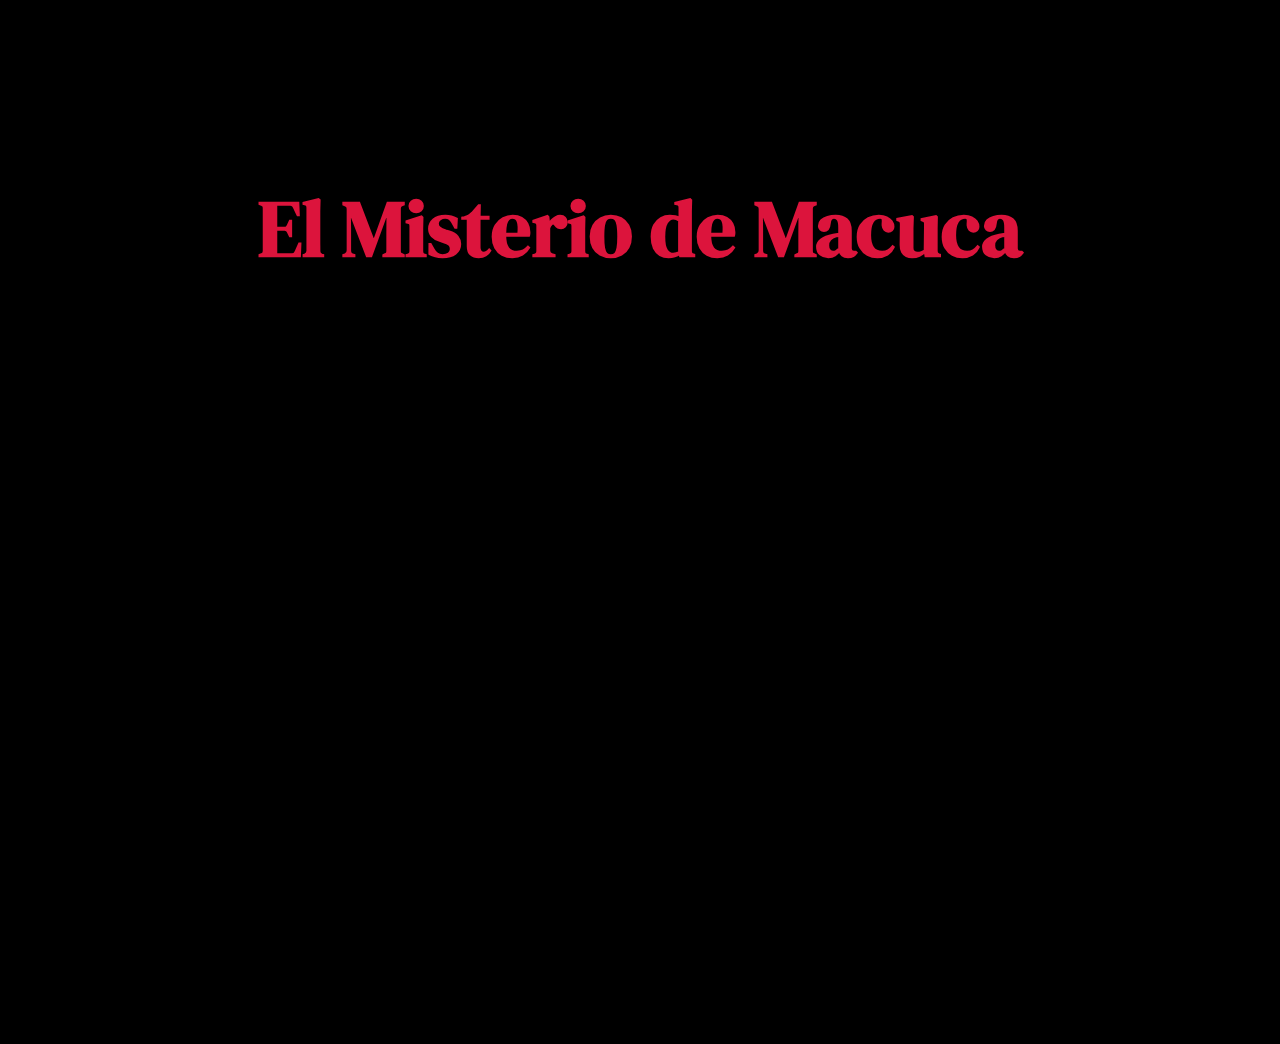
<file: index.html>
<!DOCTYPE html>
<html lang="es">
<head>
    <meta charset="UTF-8">
    <meta http-equiv="X-UA-Compatible" content="IE=edge">
    <meta name="viewport" content="width=device-width, initial-scale=1.0">
    <title>Sigma Escapes | El Misterio de Macuca</title>
    <link rel="stylesheet" href="estilos.css">
</head>
<body>
    <header>
        <nav>
            <ul>
                <li>
                    <a href="index.html">
                        <img src="./img/logoFondoNegro.png" alt="Logo Sigma Escapes" class="Logo">
                    </a>
                </li>
                <ul class="navegacion">
                    <li><a href="index.html">Inicio</a></li>
                    <li><a href="macuca.html">Sala de Escape</a></li>
                    <li><a href="juego.html">Juego</a></li>
                    <li><a href="spotify.html" target="_blank">Spotify</a></li>
                    <li><a href="contacto.html">Contactanos</a></li>
                    <li><a href="nosotros.html">Nosotros</a></li>
                    <li><a href="MACUCA_ENTREGA_FINAL.pdf" target="_blank">Documentación de desarrollo</a></li>
                </ul>
                <li class="boton">
                    <div class="dropdown">
                        <button class="dropbtn">Opciones</button>
                        <div class="dropdown-content">
                          <a href="index.html">Inicio</a>
                          <a href="macuca.html">Sala de Escape</a>
                          <a href="juego.html">Juego</a>
                          <a href="spotify.html" target="_blank">Spotify</a>
                          <a href="contacto.html">Contactanos</a>
                          <a href="nosotros.html">Nosotros</a>
                          <a href="MACUCA_ENTREGA_FINAL.pdf" target="_blank">Documentación de desarrollo</a>
                        </div>
                    </div>
                </li>
            </ul>
        </nav>
    </header>
    <h1>El Misterio de Macuca</h1>
    <main class="index-content">
        <p>El famoso cantante Macuca fue encontrado sin vida en su camerino, justo después de finalizar su más esperado concierto. La escena dejó perplejos a todos: la puerta cerrada desde adentro, ningún signo de forcejeo, y un silencio inquietante donde antes reinaban los aplausos. La policía, desconcertada ante las escasas pistas, ha decidido recurrir a vuestra ayuda.

            ¿Serán capaces de analizar los indicios, interrogar a los sospechosos y desentrañar la verdad detrás de este crimen aparentemente imposible? ¿Lograrán arrojar luz sobre el oscuro secreto que se oculta tras bambalinas y llevar al asesino ante la justicia?
            
            ¿O permitirán que el culpable escape en las sombras, dejando este caso sin resolver y el nombre de Macuca manchado por siempre? La investigación comienza ahora. Cada decisión cuenta. ¿Están listos para enfrentarse al misterio?
        </p>
        <img src="./img/macucaaa.png" alt="Silueta de persona sentada en un escenario oscuro, referencia al misterio" class="referencia">
    </main>
    <footer>
        <p>
            <h3>Creado por: Sigma Escapes</h3>
            <p>Grupo creador: Araceli Galloro, Ayrton Da Silva, Cristofher Chirinos, Eros Miranda, Joaquin Almaraz, Joaquin Sasiaimbarrena, Luca Brioschi, Luciana Cristoforo, Mateo Mangione, Pedro Rapela, Ramiro Rios, Rubi Rendon, Valentino Peralta</p>
            <p><a href="https://www.instagram.com/sigmaescapes/" target="_blank">Instagram: SigmaEscapes</a></p>
        </p>
    </footer>
</body>
</html>
</file>
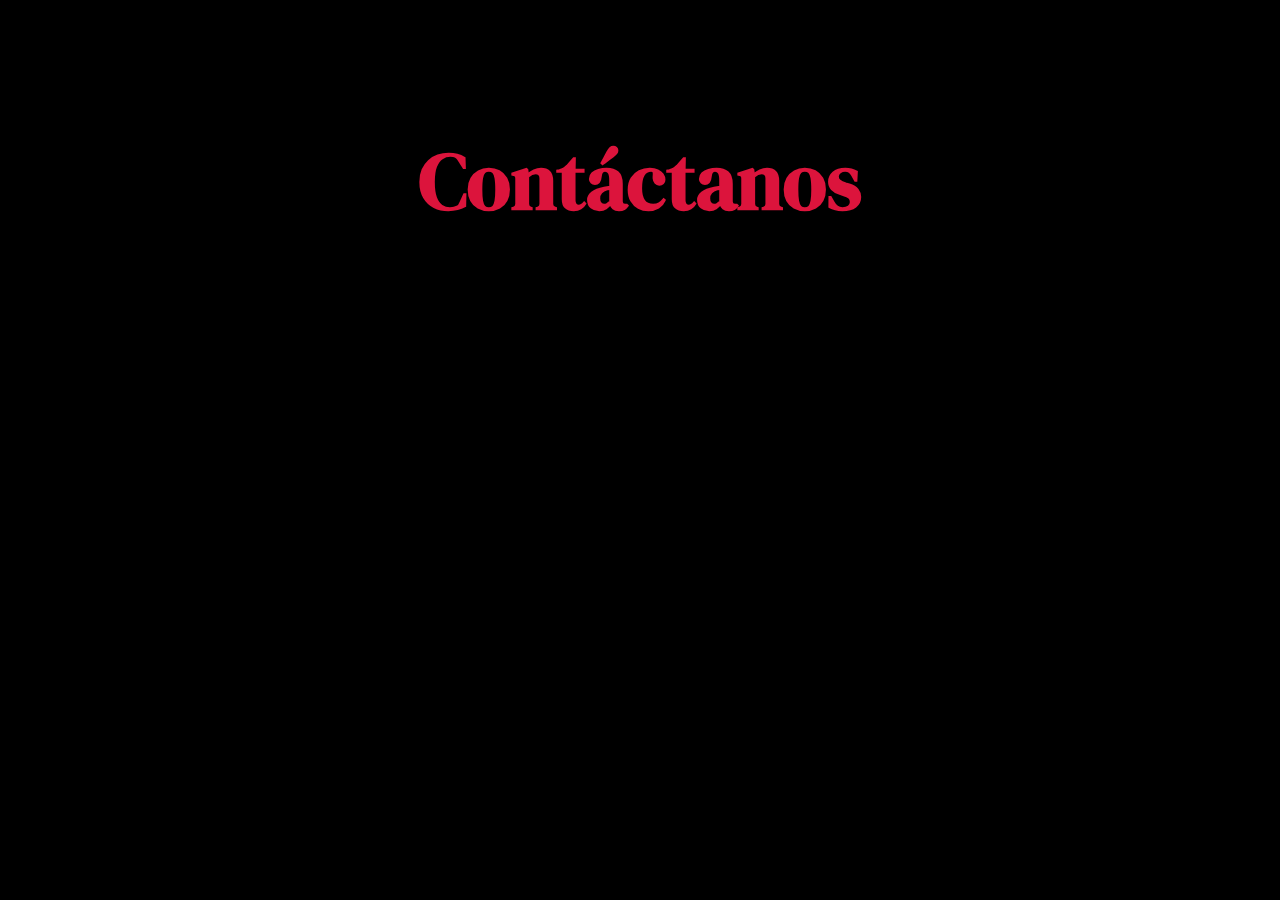
<file: contacto.html>
<!doctype html>
<html lang="es">
<head>
    <meta charset="UTF-8">
    <meta http-equiv="X-UA-Compatible" content="IE=edge">
    <meta name="viewport" content="width=device-width, initial-scale=1.0">
    <title>Sigma Escapes | El Caso Macuca</title>
    <link rel="stylesheet" href="estilos.css">
</head>
<body>
    <header>
        <nav>
            <ul>
                <li>
                    <a href="index.html">
                        <img src="./img/logoFondoNegro.png" alt="Logo Sigma Escapes" class="Logo">
                    </a>
                </li>
                <ul class="navegacion">
                    <li><a href="index.html">Inicio</a></li>
                    <li><a href="macuca.html">Sala de Escape</a></li>
                    <li><a href="contacto.html">Contactanos</a></li>
                    <li><a href="nosotros.html">Nosotros</a></li>
                    <li><a href="Reporte.pdf" target="_blank">Documentación de desarrollo</a></li>
                </ul>
                <li class="boton">
                    <div class="dropdown">
                        <button class="dropbtn">Opciones</button>
                        <div class="dropdown-content">
                          <a href="index.html">Inicio</a>
                          <a href="macuca.html">Sala de Escape</a>
                          <a href="contacto.html">Contactanos</a>
                          <a href="nosotros.html">Nosotros</a>
                          <a href="Reporte.pdf" target="_blank">Documentación de desarrollo</a>
                        </div>
                      </div>
                </li>
            </ul>
        </nav>
    </header>
    <h1>Contáctanos</h1>
    <form id="contactForm">
        <label for="name">Nombre:</label><br>
        <input type="text" id="name" required><br><br>
        
        <label for="email">Email:</label><br>
        <input type="email" id="email" required><br><br>
        
        <label for="message">Mensaje:</label><br>
        <textarea id="message" rows="6" required></textarea><br><br>
        
        <button type="submit">Enviar por correo</button>
    </form>

    <script src="script.js"> </script>
</body>
</html>
</file>
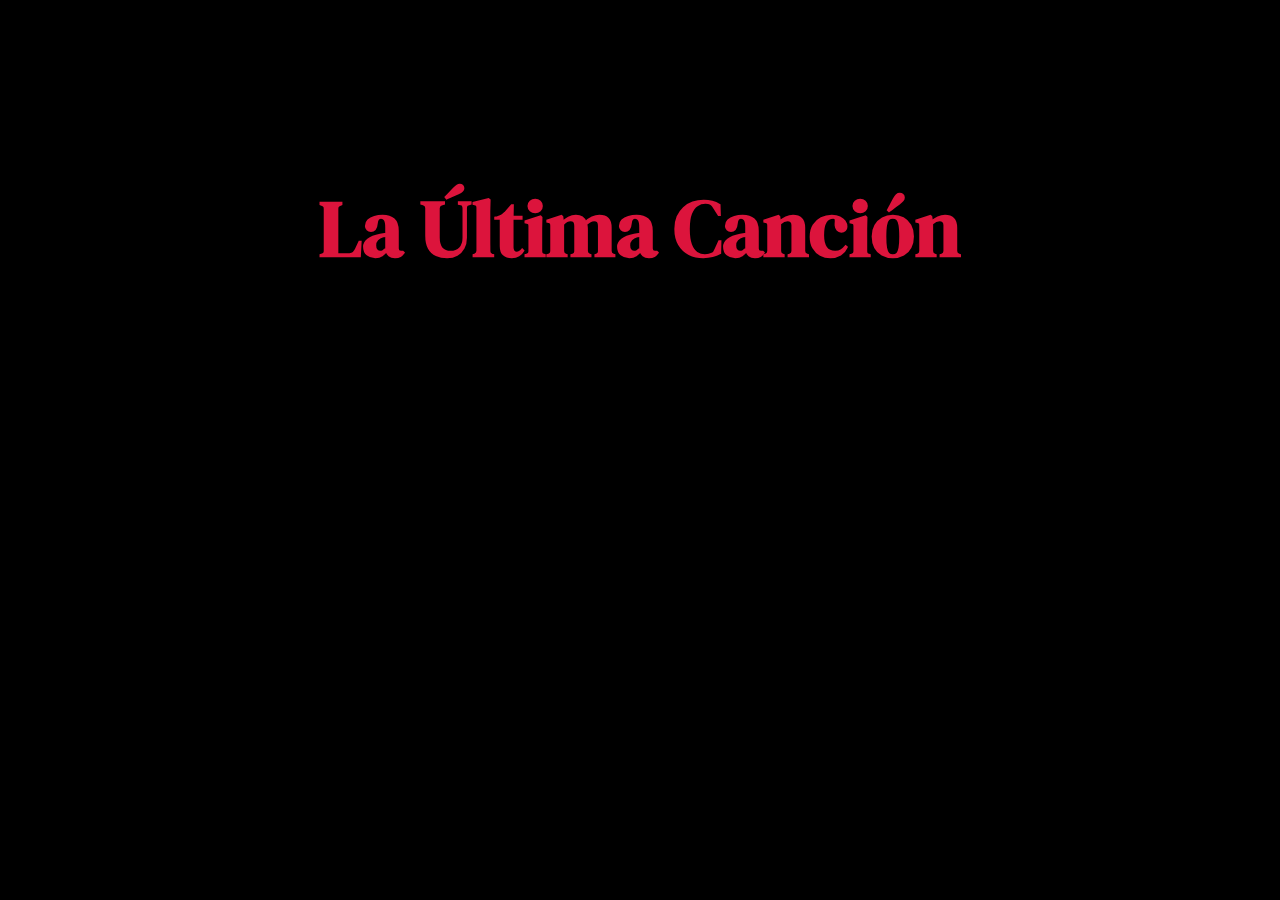
<file: macuca.html>
<!DOCTYPE html>
<html lang="es">
<head>
    <meta charset="UTF-8">
    <meta http-equiv="X-UA-Compatible" content="IE=edge">
    <meta name="viewport" content="width=device-width, initial-scale=1.0">
    <title>Sigma Escapes | El Caso Macuca</title>
    <link rel="stylesheet" href="estilos.css">
</head>
<body>
    <header>
        <nav>
            <ul>
                <li>
                    <a href="index.html">
                        <img src="./img/logoFondoNegro.png" alt="Logo Sigma Escapes" class="Logo">
                    </a>
                </li>
                <ul class="navegacion">
                    <li><a href="index.html">Inicio</a></li>
                    <li><a href="macuca.html">Sala de Escape</a></li>
                    <li><a href="juego.html">Juego</a></li>
                    <li><a href="spotify.html" target="_blank">Spotify</a></li>
                    <li><a href="contacto.html">Contactanos</a></li>
                    <li><a href="nosotros.html">Nosotros</a></li>
                    <li><a href="Reporte.pdf" target="_blank">Documentación de desarrollo</a></li>
                </ul>
                <li class="boton">
                    <div class="dropdown">
                        <button class="dropbtn">Opciones</button>
                        <div class="dropdown-content">
                          <a href="index.html">Inicio</a>
                          <a href="macuca.html">Sala de Escape</a>
                          <a href="juego.html">Juego</a>
                          <a href="spotify.html" target="_blank">Spotify</a>
                          <a href="contacto.html">Contactanos</a>
                          <a href="nosotros.html">Nosotros</a>
                          <a href="Reporte.pdf" target="_blank">Documentación de desarrollo</a>
                        </div>
                      </div>
                </li>
            </ul>
        </nav>
    </header>
    <h1>La Última Canción</h1>
    <main>
        <section class="macuca-lore">
            <p>Macuca, el ícono del pop latino, no era solo una estrella; era un cúmulo de secretos. Su muerte es un enigma de cuarto cerrado que desafía la lógica. Las últimas horas del artista revelan una tensa red de rivalidades y celos que apuntan a su círculo más íntimo: </p>
            
            <div class="department">
                <h3>Los Sospechosos Clave</h3>
                <ul>
                    <li>sospechoso: razon</li>
                    <li>sospechoso: razon</li>
                    <li>sospechoso: razon</li>
                    <li>La Fanática Obsesionada: Fue vista merodeando el área de camerinos minutos antes del hallazgo. (ejemplo)</li>
                </ul>
            </div>

            <p> Solo se pudieron encontrar una seccion de pistas de las cuales obtienen una idea de los sospechosos o el sospechoso que pudo haber ocasionado esta desaparicion.</p>
            
            <button onclick="window.location.href='contacto.html'">¡Reserva y Resuelve el Crimen Ahora!</button>
        </section>
    </main>
    <footer>
        <p>
            <h3>Creado por: Sigma Escapes</h3>
            <p>Grupo creador: Araceli Galloro, Ayrton Da Silva, Cristofher Chirinos, Eros Miranda, Joaquin Almaraz, Joaquin Sasiaimbarrena, Luca Brioschi, Luciana Cristoforo, Mateo Mangione, Pedro Rapela, Ramiro Rios, Rubi Rendon, Valentino Peralta</p>
            <p><a href="https://www.instagram.com/sigmaescapes/" target="_blank">Instagram: SigmaEscapes</a></p>
        </p>
    </footer>
</body>
</html>
</body>
</html>
</file>
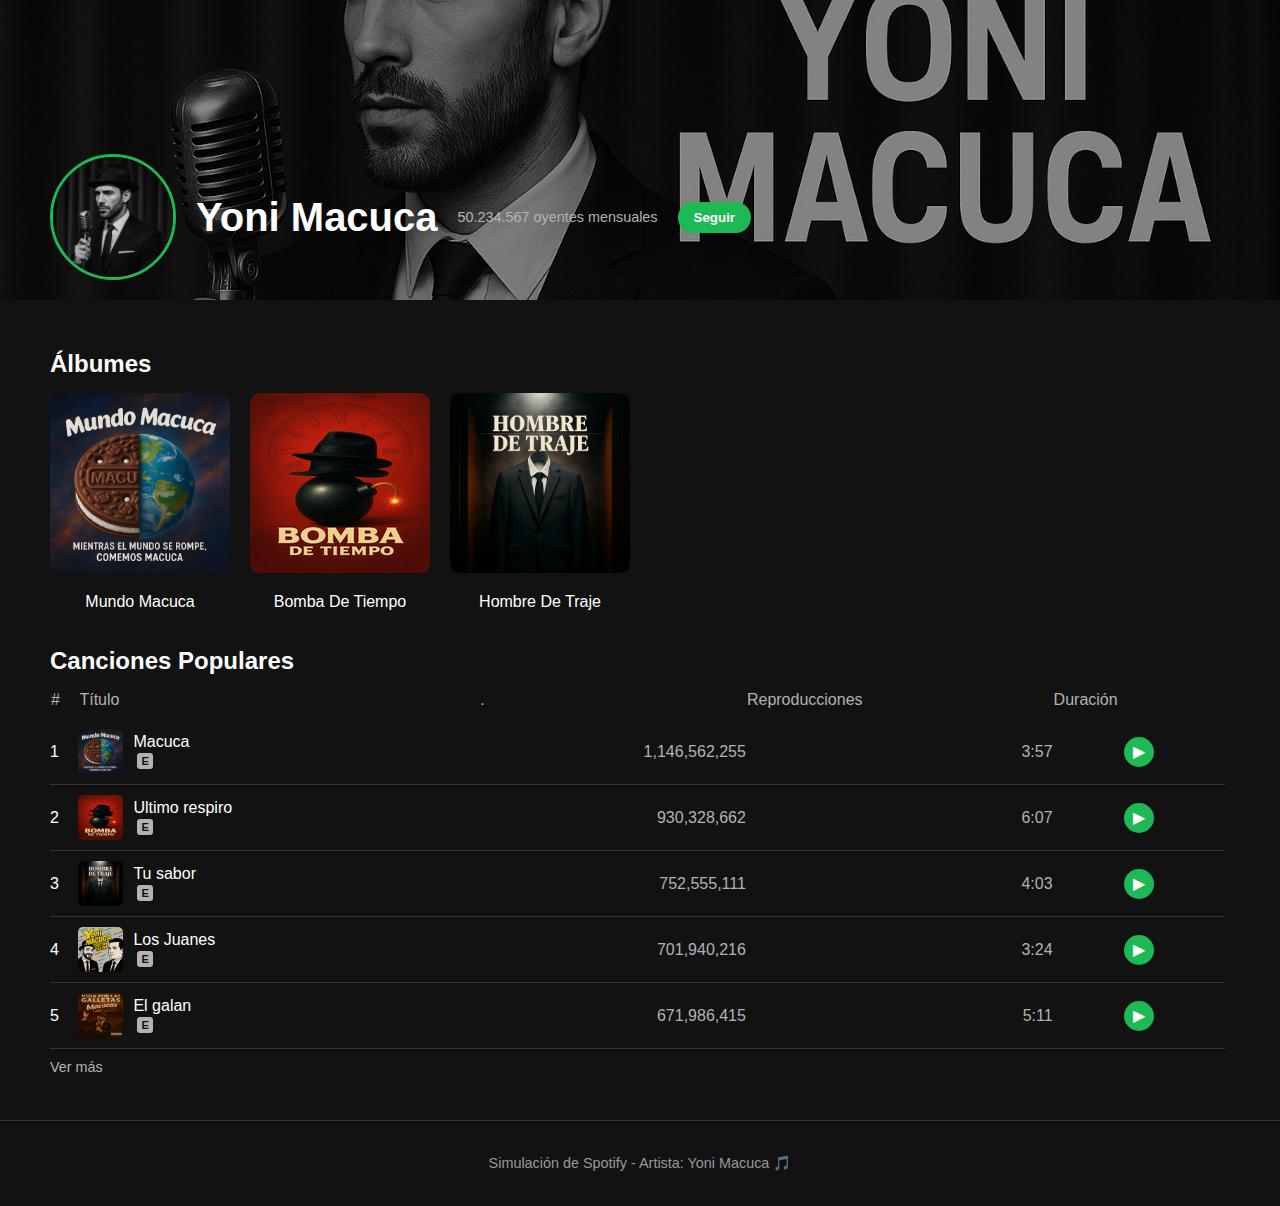
<file: spotify.html>
<!DOCTYPE html>
<html lang="es">
<head>
  <meta charset="UTF-8">
  <meta name="viewport" content="width=device-width, initial-scale=1.0">
  <title>Yoni Macuca - Spotify Simulación</title>
  <link rel="stylesheet" href="estilos_spotify.css">
</head>
<body>
  <header class="banner">
    <img src="ChatGPT Image 4 nov 2025, 11_37_26.png" alt="Banner Yoni Macuca" class="banner-img">
    <div class="artist-info">
      <img src="yoni.fallecido.png" alt="Yoni Macuca" class="artist-photo">
      <h1 class="artist-name">Yoni Macuca</h1>
      <p class="artist-followers">50.234.567 oyentes mensuales</p>
      <button class="follow-btn">Seguir</button>
    </div>
  </header>

  <main>
    <section class="albums-section">
      <h2>Álbumes</h2>
      <div class="albums">
        <div class="album">
          <img src="ChatGPT Image 4 nov 2025, 10_28_07.png" alt="Álbum 1">
          <p>Mundo Macuca</p>
        </div>
        <div class="album">
          <img src="bomba_180.png" alt="Álbum 2">
          <p>Bomba De Tiempo</p>
        </div>
        <div class="album">
          <img src="ChatGPT Image 4 nov 2025, 11_45_24.png" alt="Álbum 3">
          <p>Hombre De Traje</p>
        </div>
      </div>
    </section>

    <section class="songs-section">
      <h2>Canciones Populares</h2>
      <table class="songs-table">
        <tr>
          <th>#</th>
          <th>Título</th>
          <th>.</th>
          <th>Reproducciones</th>
          <th>Duración</th>
          <th></th>
        </tr>
        <tr>
          <td>1</td>
          <td class="song-info">
            <img src="ChatGPT Image 4 nov 2025, 10_28_07.png" alt="Portada álbum" class="album-cover">
            <div>
              <p class="song-title">Macuca</p>
              <span class="explicit">E</span>
            </div>
          </td>
          <td>1,146,562,255</td>
          <td>3:57</td>
          <td><button class="play-btn" data-song="Tu sabor">▶</button></td>
        </tr>
        <tr>
          <td>2</td>
          <td class="song-info">
            <img src="bomba_180.png" alt="Portada álbum" class="album-cover">
            <div>
              <p class="song-title">Ultimo respiro</p>
              <span class="explicit">E</span>
            </div>
          </td>
          <td>930,328,662</td>
          <td>6:07</td>
          <td><button class="play-btn" data-song="Ultimo respiro">▶</button></td>
        </tr>
        <tr>
          <td>3</td>
          <td class="song-info">
            <img src="ChatGPT Image 4 nov 2025, 11_45_24.png" alt="Portada álbum" class="album-cover">
            <div>
              <p class="song-title">Tu sabor</p>
              <span class="explicit">E</span>
            </div>
          </td>
          <td>752,555,111</td>
          <td>4:03</td>
          <td><button class="play-btn" data-song="Mundo Macuquero">▶</button></td>
        </tr>
        <tr>
          <td>4</td>
          <td class="song-info">
            <img src="album yoni y cristian (1).png" alt="Portada álbum" class="album-cover">
            <div>
              <p class="song-title">Los Juanes</p>
              <span class="explicit">E</span>
            </div>
          </td>
          <td>701,940,216</td>
          <td>3:24</td>
          <td><button class="play-btn" data-song="Los Juanes">▶</button></td>
        </tr>
        <tr>
          <td>5</td>
          <td class="song-info">
            <img src="FotolAlbumMacuca.png" alt="Portada álbum" class="album-cover">
            <div>
              <p class="song-title">El galan</p>
              <span class="explicit">E</span>
            </div>
          </td>
          <td>671,986,415</td>
          <td>5:11</td>
          <td><button class="play-btn" data-song="Papoi">▶</button></td>
        </tr>
      </table>
      <p class="see-more">Ver más</p>
    </section>
  </main>

  <footer>
    <p>Simulación de Spotify - Artista: Yoni Macuca 🎵</p>
  </footer>

  <script src="script_spotify.js"></script>
</body>
</html>
</file>
<file: estilos.css>
@import url(https://fonts.googleapis.com/css?family=Noto+Sans:400,700&display=swap);
@import url('https://fonts.googleapis.com/css2?family=DM+Serif+Display:ital@0;1&display=swap');

/* Keyframes para Animaciones */
@keyframes fadeInFromTop {
    from {
        opacity: 0;
        transform: translateY(-20px);
    }
    to {
        opacity: 1;
        transform: translateY(0);
    }
}

@keyframes fadeInUp {
    from {
        opacity: 0;
        transform: translateY(30px);
    }
    to {
        opacity: 1;
        transform: translateY(0);
    }
}

@keyframes glow {
    0% {
        text-shadow: 0 0 5px rgba(220, 20, 60, 0.4);
    }
    50% {
        text-shadow: 0 0 15px rgba(220, 20, 60, 0.8), 0 0 25px rgba(220, 20, 60, 0.6);
    }
    100% {
        text-shadow: 0 0 5px rgba(220, 20, 60, 0.4);
    }
}

@keyframes shake {
    0%, 100% { transform: translateX(0); }
    10%, 30%, 50%, 70%, 90% { transform: translateX(-5px); }
    20%, 40%, 60%, 80% { transform: translateX(5px); }
}

/* Reset y Base */
body {
    color: white;
    margin: 0;
    background: #000000;
    font-family: 'Noto Sans', sans-serif;
    min-height: 100vh;
    display: flex;
    flex-direction: column;
    overflow-x: hidden; /* Evita desbordamiento por animaciones de "shake" */
}

/* Tipografía y Títulos */
h1 {
    font-family: 'DM Serif Display', serif;
    font-size: 5em;
    color: crimson;
    text-align: center;
    margin: 0;
    padding-bottom: 40px;
    /* Animación para el título principal */
    animation: fadeInFromTop 1s ease-out forwards, glow 2s ease-in-out infinite alternate;
}
@media (max-width: 900px) {
    h1 {
        font-size: 2em;
        padding-top: 40px;
        text-align: left;
        margin-left: 30px;
    }

}

h2 {
    font-family: 'DM Serif Display', serif;
    font-size: 2.5em;
    color: white;
    text-align: center;
    margin-bottom: 30px;
    animation: fadeInFromTop 1s ease-out forwards; /* Animación para subtítulos */
}

h3 {
    margin: 0;
    font-size: 1.5em;
}

p {
    margin: 0;
    line-height: 1.6;
}

/* Header y Navegación */
header {
    color: white;
    font-size: 1.2em;
    margin-top: 0;
    animation: fadeInFromTop 0.8s ease-out forwards;
}

nav ul {
    list-style: none;
    display: flex;
    flex-direction: row;
    align-items: center;
    margin: 0;
    padding: 0;
    padding-top: 20px;
}

nav li {
    padding-right: 40px;
    margin: 0;
    /* Animación para que los items del menú aparezcan en secuencia */
    opacity: 0;
    animation: fadeInFromTop 0.6s ease-out forwards;
}
nav li:nth-child(1) { animation-delay: 0.1s; }
nav li:nth-child(2) { animation-delay: 0.2s; }
nav li:nth-child(3) { animation-delay: 0.3s; }
nav li:nth-child(4) { animation-delay: 0.4s; }
nav li:nth-child(5) { animation-delay: 0.5s; }


.Logo {
    height: 100px;
    width: 100px;
    margin-right: 50px;
    padding-left: 25px;
}

.nos {
    padding-left: 38px;
}

/* Enlaces */
a {
    text-decoration: none;
    color: white;
    transition: color 0.3s ease, transform 0.2s ease-out; /* Añadida transición para transform */
    font-weight: 700;
}

a:hover {
    color: crimson;
    transform: translateY(-3px); /* Pequeño levantamiento al pasar el ratón */
}

a.active {
    color: darkred;
    pointer-events: none;
}

/* Main Content (General) */
main {
    font-size: 1.3em;
    display: flex;
    flex-direction: column;
    color: white;
    padding: 0 5%;
    flex-grow: 1;
    max-width: 1200px;
    margin: 0 auto;
    /* Animación general para el contenido principal */
    animation: fadeInUp 1s ease-out forwards;
    animation-delay: 0.6s; /* Retraso para que aparezca después del header */
    opacity: 0; /* Asegurarse de que esté oculto al inicio */
}

/* Index.html Specific Layout */
.index-content {
    display: grid;
    grid-template-columns: 2fr 1fr;
    gap: 40px;
    padding-top: 20px;
}
.index-content p {
    padding-top: 20px;
    text-align: justify;
}
@media (max-width: 900px) {
    .index-content {
        grid-template-columns: 1fr;
    }
}

.referencia {
    max-width: 100%;
    height: auto;
    object-fit: cover;
    border: 3px solid crimson;
    display: block;
    box-shadow: 0 0 10px rgba(220, 20, 60, 0.5); /* Sombra inicial */
    transition: box-shadow 0.3s ease;
}
.referencia:hover {
    box-shadow: 0 0 20px rgba(220, 20, 60, 0.8), 0 0 30px rgba(220, 20, 60, 0.6); /* Resplandor al pasar el ratón */
}
@media (max-width: 900px) {
    .referencia {
        display: none;
    }
}

/* Formulario de Contacto (Contacto.html) */
#contactForm {
    max-width: 500px;
    margin: 40px auto;
    padding: 20px;
    border: 1px solid darkred;
    background-color: #111111;
    box-shadow: 0 0 15px rgba(220, 20, 60, 0.3);
    animation: fadeInUp 1s ease-out forwards; /* Animación para el formulario */
    animation-delay: 0.8s;
    opacity: 0;
}

label {
    font-size: 1.1em;
    font-weight: 700;
    display: block;
    margin-bottom: 5px;
}

input[type="text"],
input[type="email"],
textarea {
    width: 100%;
    padding: 10px;
    margin-top: 5px;
    box-sizing: border-box;
    border: 1px solid #555;
    background-color: #000;
    color: white;
    font-size: 1em;
    transition: border-color 0.3s ease, box-shadow 0.3s ease;
}

input[type="text"]:focus,
input[type="email"]:focus,
textarea:focus {
    border-color: crimson;
    box-shadow: 0 0 8px rgba(220, 20, 60, 0.6);
    outline: none;
}

textarea {
    resize: vertical;
}

button[type="submit"], button {
    background-color: crimson;
    color: white;
    border: none;
    padding: 12px 20px;
    cursor: pointer;
    font-size: 1.2em;
    transition: background-color 0.3s ease, transform 0.1s ease-in-out;
    margin-top: 15px;
}

button:hover {
    background-color: darkred;
    animation: shake 0.5s; /* Animación de temblor al pasar el ratón */
}

/* Estilos para Nosotros.html y Macuca.html (Team/Lore sections) */
.team-list, .macuca-lore {
    padding-top: 20px;
    margin-bottom: 40px;
    animation: fadeInUp 1s ease-out forwards; /* Animación para estas secciones */
    animation-delay: 0.8s;
    opacity: 0;
}

.team-list {
    display: grid;
    grid-template-columns: repeat(auto-fit, minmax(280px, 1fr));
    gap: 30px;
}

.integrante {
    border: 1px solid #333;
    padding: 20px;
    background-color: #0a0a0a;
    box-shadow: 0 0 15px rgba(220, 20, 60, 0.3);
    transition: transform 0.3s ease, box-shadow 0.3s ease;
    margin-right: 50px;
    display: flex;
    flex-direction: column;
    align-items: center;
    margin-bottom: 20px;
    
}
.integrante:hover {
    transform: translateY(-5px); /* Pequeño levantamiento al pasar el ratón */
    box-shadow: 0 0 25px rgba(220, 20, 60, 0.6);
}

.integrante h3 {
    font-family: 'DM Serif Display', serif;
    color: crimson;
    border-bottom: 2px solid darkred;
    padding-bottom: 10px;
    margin-bottom: 15px;
    font-size: 1.8em;
    width: 250px;
}

.integrante ul {
    list-style: disc;
    padding-left: 20px;
    margin: 0;
    display: block; 
}

.integrante li {
    padding: 5px 0;
    font-size: 1.1em;
    padding-right: 0;
    
}


/* Footer */
footer {
    text-align: center;
    font-size: 0.9em;
    color: white;
    padding: 20px 0;
    border-top: 1px solid #333;
    margin-top: auto;
    animation: fadeInFromTop 1s ease-out forwards;
    animation-delay: 1s;
    opacity: 0;
}

footer a {
    color: crimson;
}

footer a:hover {
    color: white;
}
ul{
    display: flex;
    flex-wrap: wrap;
}
.integrante img{
    height: 100px;
    width: 100px;
}
li{
    list-style: none;
    margin-right: 50px;
}

/* Dropdown Button */
.dropbtn {
    background-color: crimson;
    color: white;
    padding: 16px;
    font-size: 16px;
    border: none;
    position: relative;
    z-index: 100; 
    
  }
  
  /* The container <div> - needed to position the dropdown content */
  .dropdown {
    position: relative;
    display: inline-block;
    z-index: 100; 
  }
  
  /* Dropdown Content (Hidden by Default) */
  .dropdown-content {
    display: none;
    position: absolute;
    background-color: #f1f1f1;
    min-width: 160px;
    box-shadow: 0px 8px 16px 0px rgba(0,0,0,0.2);
    z-index: 1; 
    padding-top: 10px;
    margin-top: -10px;
  }
  
  /* Links inside the dropdown */

  .dropdown-content a {
    color: black;
    padding: 12px 16px;
    text-decoration: none;
    display: block;
    position: relative;
    z-index: 100; 
  }
  
  /* Change color of dropdown links on hover */
  .dropdown-content a:hover {background-color: #ddd;
    position: relative;
    z-index: 100; 
}
  
  /* Show the dropdown menu on hover */
  .dropdown:hover .dropdown-content {
    display: block;
    position: relative;
    z-index: 100; 
}

  
  /* Change the background color of the dropdown button when the dropdown content is shown */
  .dropdown:hover .dropbtn {background-color: crimson;
    color: white;
    position: relative;
    z-index: 100; }

  .boton{
    margin: 100px;
    position: relative;
    z-index: 100; 
    align-self: flex-end;
  }
p{
    position: relative;
    z-index: -1;
}
.boton{
    display: none;
}
@media (max-width: 900px) {
    .boton{
        display: block;
    }
    .navegacion{
        display: none;
    }
}
</file>
<file: estilos_spotify.css>
body {
    margin: 0;
    font-family: "Helvetica Neue", Arial, sans-serif;
    background-color: #121212;
    color: #fff;
  }
  
  header.banner {
    position: relative;
    width: 100%;
    height: 300px;
    overflow: hidden;
  }
  
  .banner-img {
    width: 100%;
    height: 100%;
    object-fit: cover;
    filter: brightness(60%);
  }
  
  .artist-info {
    position: absolute;
    bottom: 20px;
    left: 50px;
    display: flex;
    align-items: center;
    gap: 20px;
  }
  
  .artist-photo {
    width: 120px;
    height: 120px;
    border-radius: 50%;
    border: 3px solid #1DB954;
  }
  
  .artist-name {
    font-size: 2.5em;
    margin: 0;
  }
  
  .artist-followers {
    font-size: 0.9em;
    color: #b3b3b3;
  }
  
  .follow-btn {
    background-color: #1DB954;
    border: none;
    color: white;
    padding: 8px 16px;
    border-radius: 25px;
    cursor: pointer;
    font-weight: bold;
    transition: 0.3s;
  }
  
  .follow-btn:hover {
    background-color: #17a74a;
  }
  
  main {
    padding: 30px 50px;
  }
  
  .albums-section h2,
  .songs-section h2 {
    font-size: 1.5em;
    margin-bottom: 15px;
  }
  
  .albums {
    display: flex;
    gap: 20px;
    flex-wrap: wrap;
  }
  
  .album {
    width: 180px;
    text-align: center;
  }
  
  .album img {
    width: 100%;
    border-radius: 10px;
    transition: transform 0.3s;
  }
  
  .album img:hover {
    transform: scale(1.05);
  }
  
  /* === Canciones tipo Spotify con botón === */
  
  .songs-table {
    width: 100%;
    border-collapse: collapse;
    margin-top: 15px;
  }
  
  .songs-table th {
    text-align: left;
    font-weight: normal;
    color: #b3b3b3;
    padding-bottom: 10px;
  }
  
  .songs-table td {
    padding: 10px 0;
    border-bottom: 1px solid #333;
  }
  
  .songs-table tr {
    transition: background-color 0.2s;
  }
  
  .songs-table tr:hover {
    background-color: #1a1a1a;
  }
  
  .song-info {
    display: flex;
    align-items: center;
    gap: 10px;
  }
  
  .album-cover {
    width: 45px;
    height: 45px;
    border-radius: 5px;
  }
  
  .song-title {
    margin: 0;
    font-weight: 500;
  }
  
  .explicit {
    display: inline-block;
    background-color: #b3b3b3;
    color: #121212;
    font-size: 0.7em;
    font-weight: bold;
    padding: 2px 4px;
    border-radius: 3px;
    margin-left: 4px;
  }
  
  td:nth-child(3),
  td:nth-child(4) {
    text-align: right;
    color: #b3b3b3;
  }
  
  td:nth-child(5) {
    text-align: center;
  }
  
  .play-btn {
    background-color: #1DB954;
    border: none;
    border-radius: 50%;
    width: 30px;
    height: 30px;
    color: white;
    cursor: pointer;
    font-size: 1em;
    transition: 0.3s;
  }
  
  .play-btn:hover {
    background-color: #17a74a;
  }
  
  .see-more {
    margin-top: 10px;
    color: #b3b3b3;
    font-size: 0.9em;
    cursor: pointer;
  }
  
  .see-more:hover {
    color: #fff;
    text-decoration: underline;
  }
  
  footer {
    text-align: center;
    padding: 20px;
    font-size: 0.9em;
    color: #999;
    border-top: 1px solid #333;
  }
  .play-btn {
    background-color: #1DB954;
    border: none;
    border-radius: 50%;
    width: 30px;
    height: 30px;
    color: white;
    cursor: pointer;
    font-size: 1em;
    transition: 0.3s;
  }
  
  .play-btn:hover {
    background-color: #17a74a;
  }
  
  /* Nuevo: cuando está activo */
  .play-btn.active {
    background-color: #fff;
    color: #1DB954;
  }
</file>
